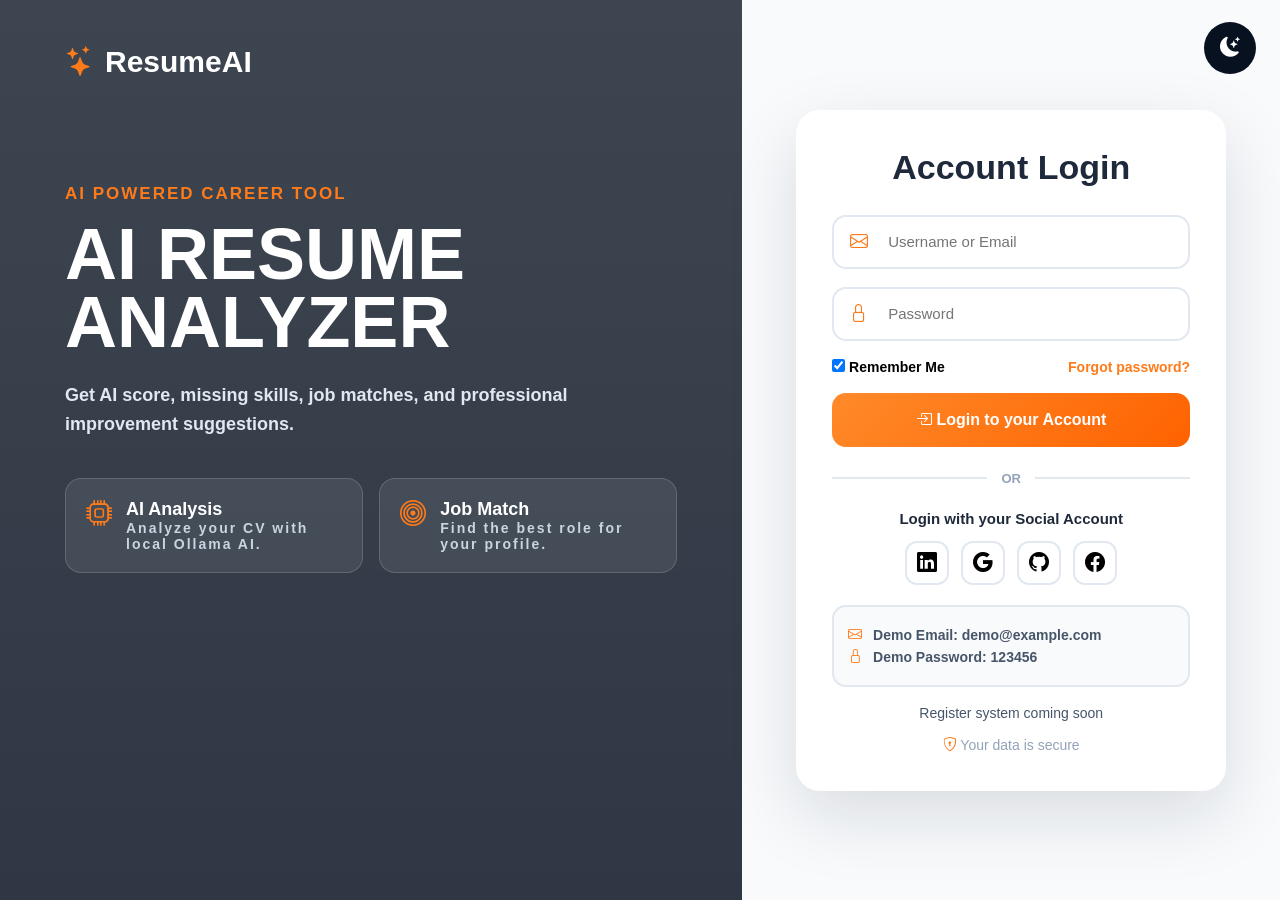
<file: frontend/index.html>
<!DOCTYPE html>
<html lang="en">
<head>
  <meta charset="UTF-8" />
  <meta name="viewport" content="width=device-width, initial-scale=1.0"/>
  <title>Login | AI Resume Analyzer</title>

  <link href="https://cdn.jsdelivr.net/npm/bootstrap-icons@1.11.3/font/bootstrap-icons.css" rel="stylesheet">
  <link rel="stylesheet" href="login.css">
</head>

<body>

<section class="pro-login-page">

  <div class="login-left">
    <div class="brand-logo">
      <i class="bi bi-stars"></i>
      <span>ResumeAI</span>
    </div>

    <div class="hero-text">
      <p>AI POWERED CAREER TOOL</p>
      <h1>AI RESUME<br>ANALYZER</h1>
      <h5>Get AI score, missing skills, job matches, and professional improvement suggestions.</h5>

      <div class="hero-features">
        <div class="feature-card">
          <i class="bi bi-cpu"></i>
          <div>
            <h4>AI Analysis</h4>
            <p>Analyze your CV with local Ollama AI.</p>
          </div>
        </div>

        <div class="feature-card">
          <i class="bi bi-bullseye"></i>
          <div>
            <h4>Job Match</h4>
            <p>Find the best role for your profile.</p>
          </div>
        </div>
      </div>
    </div>
  </div>

  <div class="login-right">

    <button id="themeBtn" class="theme-btn">
      <i class="bi bi-moon-stars-fill"></i>
    </button>

    <div class="login-box">
      <h2>Account Login</h2>

      <form id="loginForm">

        <div class="input-group-custom">
          <i class="bi bi-envelope"></i>
          <input type="email" id="email" class="form-control" placeholder="Username or Email" required>
        </div>

        <div class="input-group-custom">
          <i class="bi bi-lock"></i>
          <input type="password" id="password" class="form-control" placeholder="Password" required>
        </div>

        <div class="login-options">
          <label>
            <input type="checkbox" checked>
            Remember Me
          </label>
          <a href="#">Forgot password?</a>
        </div>

        <button class="login-btn">
          <i class="bi bi-box-arrow-in-right"></i>
          Login to your Account
        </button>
      </form>

      <div id="messageBox" class="message-box"></div>

      <div class="divider">
        <span>OR</span>
      </div>

      <p class="social-title">Login with your Social Account</p>

      <div class="social-icons">
        <button><i class="bi bi-linkedin"></i></button>
        <button><i class="bi bi-google"></i></button>
        <button><i class="bi bi-github"></i></button>
        <button><i class="bi bi-facebook"></i></button>
      </div>

      <div class="demo-box">
        <p><i class="bi bi-envelope"></i> Demo Email: demo@example.com</p>
        <p><i class="bi bi-lock"></i> Demo Password: 123456</p>
      </div>

     <div class="register-link">
  Register system coming soon
</div>

      <div class="secure-text">
        <i class="bi bi-shield-lock"></i>
        Your data is secure
      </div>
    </div>
  </div>

</section>

<script src="login.js"></script>
</body>
</html>
</file>
<file: frontend/login.css>
*{
  margin:0;
  padding:0;
  box-sizing:border-box;
}

:root{
  --orange:#ff7a18;
  --dark:#071120;
  --card:#ffffff;
  --text:#0f172a;
  --muted:#64748b;
}

body{
  font-family:Inter, Arial, sans-serif;
}

.pro-login-page{
  min-height:100vh;
  display:grid;
  grid-template-columns:58% 42%;
}

/* LEFT SIDE */
.login-left{
  background:
    linear-gradient(rgba(7,17,32,.78),rgba(7,17,32,.84)),
    url("https://images.unsplash.com/photo-1677442136019-21780ecad995?q=80&w=1600");
  background-size:cover;
  background-position:center;
  color:white;
  padding:45px 65px;
}

.brand-logo{
  display:flex;
  align-items:center;
  gap:10px;
  font-size:30px;
  font-weight:900;
}

.brand-logo i{
  color:var(--orange);
}

.hero-text{
  margin-top:105px;
}

.hero-text p{
  color:var(--orange);
  font-size:17px;
  font-weight:900;
  letter-spacing:2px;
}

.hero-text h1{
  font-size:72px;
  line-height:.95;
  font-weight:900;
  margin-top:16px;
}

.hero-text h5{
  max-width:520px;
  margin-top:24px;
  color:#e2e8f0;
  line-height:1.65;
  font-size:18px;
}

.hero-features{
  margin-top:38px;
  display:grid;
  grid-template-columns:1fr 1fr;
  gap:16px;
}

.feature-card{
  background:rgba(255,255,255,.08);
  border:1px solid rgba(255,255,255,.16);
  border-radius:16px;
  padding:20px;
  display:flex;
  gap:14px;
}

.feature-card i{
  color:var(--orange);
  font-size:26px;
}

.feature-card h4{
  font-size:18px;
  font-weight:900;
}

.feature-card p{
  color:#cbd5e1;
  font-size:14px;
}

/* RIGHT SIDE */
.login-right{
  position:relative;
  background:#f8fafc;
  display:flex;
  justify-content:center;
  align-items:center;
  padding:30px;
}

.theme-btn{
  position:absolute;
  top:22px;
  right:24px;
  width:52px;
  height:52px;
  border-radius:50%;
  border:none;
  background:#071120;
  color:white;
  font-size:20px;
  cursor:pointer;
}

.login-box{
  width:430px;
  background:white;
  border-radius:24px;
  padding:38px 36px;
  box-shadow:0 25px 70px rgba(15,23,42,.13);
}

.login-box h2{
  text-align:center;
  font-size:34px;
  font-weight:900;
  color:#1e293b;
  margin-bottom:28px;
}

/* INPUTS */
.input-group-custom{
  position:relative;
  margin-bottom:18px;
}

.input-group-custom i{
  position:absolute;
  left:18px;
  top:50%;
  transform:translateY(-50%);
  color:var(--orange);
  font-size:18px;
}

.input-group-custom input{
  width:100%;
  height:54px;
  border:2px solid #e2e8f0;
  border-radius:14px;
  padding-left:54px;
  font-size:15px;
  outline:none;
}

.login-options{
  display:flex;
  justify-content:space-between;
  align-items:center;
  margin:18px 0;
  font-size:14px;
  font-weight:800;
}

.login-options a{
  color:var(--orange);
  text-decoration:none;
}

.login-btn{
  width:100%;
  height:54px;
  border:none;
  border-radius:14px;
  background:linear-gradient(135deg,#ff8a2a,#ff6200);
  color:white;
  font-size:16px;
  font-weight:900;
  cursor:pointer;
}

.message-box{
  margin-top:14px;
  text-align:center;
  font-size:14px;
  font-weight:900;
}

.divider{
  margin:24px 0;
  display:flex;
  align-items:center;
  gap:14px;
}

.divider::before,
.divider::after{
  content:"";
  flex:1;
  height:2px;
  background:#e2e8f0;
}

.divider span{
  color:#94a3b8;
  font-weight:900;
  font-size:13px;
}

.social-title{
  text-align:center;
  font-size:15px;
  font-weight:900;
  color:#1e293b;
  margin-bottom:14px;
}

.social-icons{
  display:flex;
  justify-content:center;
  gap:12px;
}

.social-icons button{
  width:44px;
  height:44px;
  border-radius:12px;
  border:2px solid #e2e8f0;
  background:white;
  font-size:20px;
  cursor:pointer;
}

.demo-box{
  margin-top:20px;
  padding:14px;
  border-radius:14px;
  background:#f8fafc;
  border:2px solid #e2e8f0;
}

.demo-box p{
  margin:6px 0;
  color:#475569;
  font-size:14px;
  font-weight:800;
}

.demo-box i{
  color:var(--orange);
  margin-right:7px;
}

.register-link{
  margin-top:18px;
  text-align:center;
  font-size:14px;
  color:#475569;
}

.register-link a{
  color:var(--orange);
  font-weight:900;
  text-decoration:none;
}

.secure-text{
  margin-top:16px;
  text-align:center;
  color:#94a3b8;
  font-size:14px;
}

.secure-text i{
  color:var(--orange);
}

/* DARK MODE */
.dark-mode .login-right{
  background:#071120;
}

.dark-mode .login-box{
  background:#101b2f;
}

.dark-mode .login-box h2,
.dark-mode .social-title,
.dark-mode .login-options,
.dark-mode .register-link{
  color:white;
}

.dark-mode .input-group-custom input{
  background:#071120;
  color:white;
  border-color:#334155;
}

.dark-mode .social-icons button,
.dark-mode .demo-box{
  background:#071120;
  color:white;
  border-color:#334155;
}

.dark-mode .demo-box p{
  color:#cbd5e1;
}
</file>
